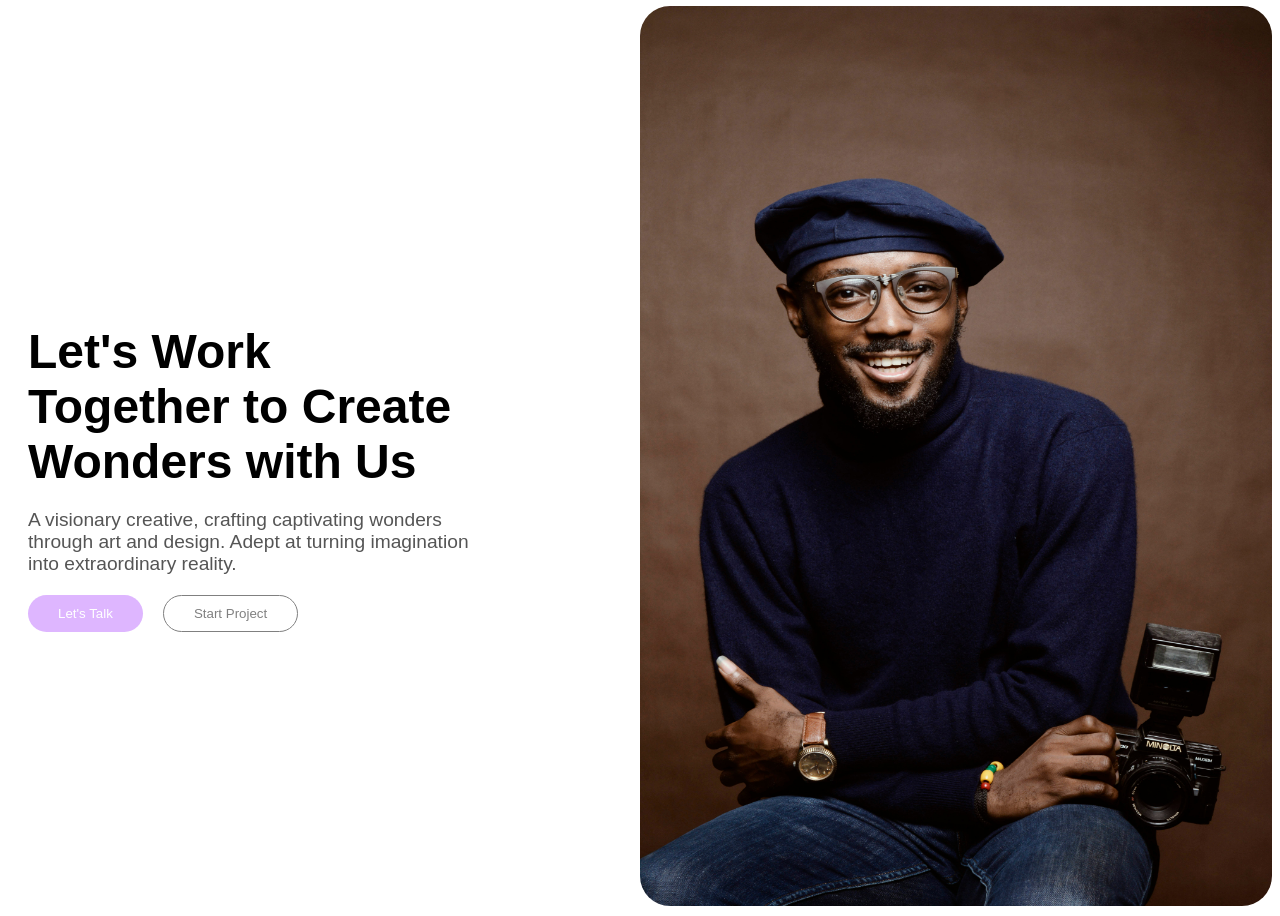
<file: 001_csc_it_guru/index.html>
<!DOCTYPE html>
<html lang="en">
<head>
  <meta charset="UTF-8">
  <meta name="viewport" content="width=device-width, initial-scale=1.0">
  <link rel="stylesheet" href="style.css">
  <title>Hero Section</title>
</head> 
<body>
  <section class="hero">
    <div class="hero-left">
      <h1>Let's Work <br> Together to Create <br> Wonders with Us </h1>

      <p>A visionary creative, crafting captivating wonders <br> through art and design. Adept at turning imagination <br> into extraordinary reality.</p>

      <div class="cta-buttons">
        <button class="primary-button">Let's Talk</button>
        <button class="outline-button">Start Project</button>
      </div>
    </div>
    
    <div class="hero-right">
      <img src="hero-image.jpg" alt="Hero image">
    </div>
  </section>
</body>
</html>
</file>
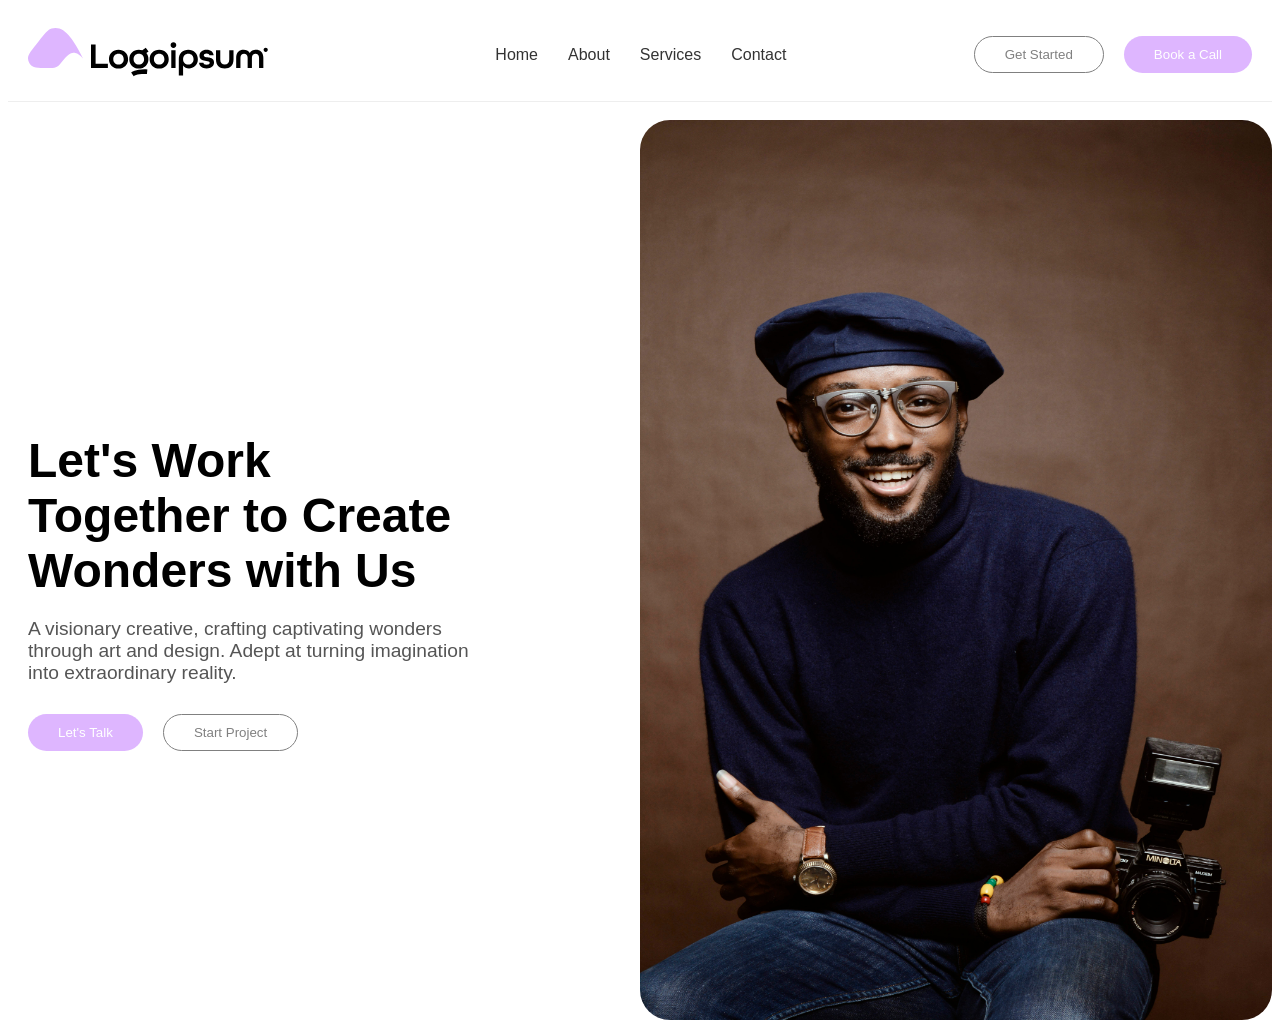
<file: 002_csc_it_guru/index.html>
<!DOCTYPE html>
<html lang="en">
<head>
  <meta charset="UTF-8">
  <meta name="viewport" content="width=device-width, initial-scale=1.0">
  <link rel="stylesheet" href="style.css">
  <title>Hero Section</title>
</head> 
<body>
  <nav>
    <!-- logo -->
     <div class="nav-logo">
      <img src="images/logo.svg" alt="Logo">
     </div>

     <!-- nav links -->
      <ul class="nav-links">
        <li><a href="/">Home</a></li>
        <li><a href="#about">About</a></li>
        <li><a href="#services">Services</a></li>
        <li><a href="#contact">Contact</a></li>
      </ul>

      <!-- CTA buttons -->
       <div class="cta-buttons">
         <button class="outline-button">Get Started</button>
        <button class="primary-button">Book a Call</button>
      </div>
  </nav>

  <section class="hero">
    <div class="hero-left">
      <h1>Let's Work <br> Together to Create <br> Wonders with Us </h1>

      <p>A visionary creative, crafting captivating wonders <br> through art and design. Adept at turning imagination <br> into extraordinary reality.</p>

      <div class="cta-buttons">
        <button class="primary-button">Let's Talk</button>
        <button class="outline-button">Start Project</button>
      </div>
    </div>
    
    <div class="hero-right">
      <img src="images/hero-image.jpg" alt="Hero image">
    </div>
  </section>

  <section class="about">
    
  </section>
</body>
</html>
</file>
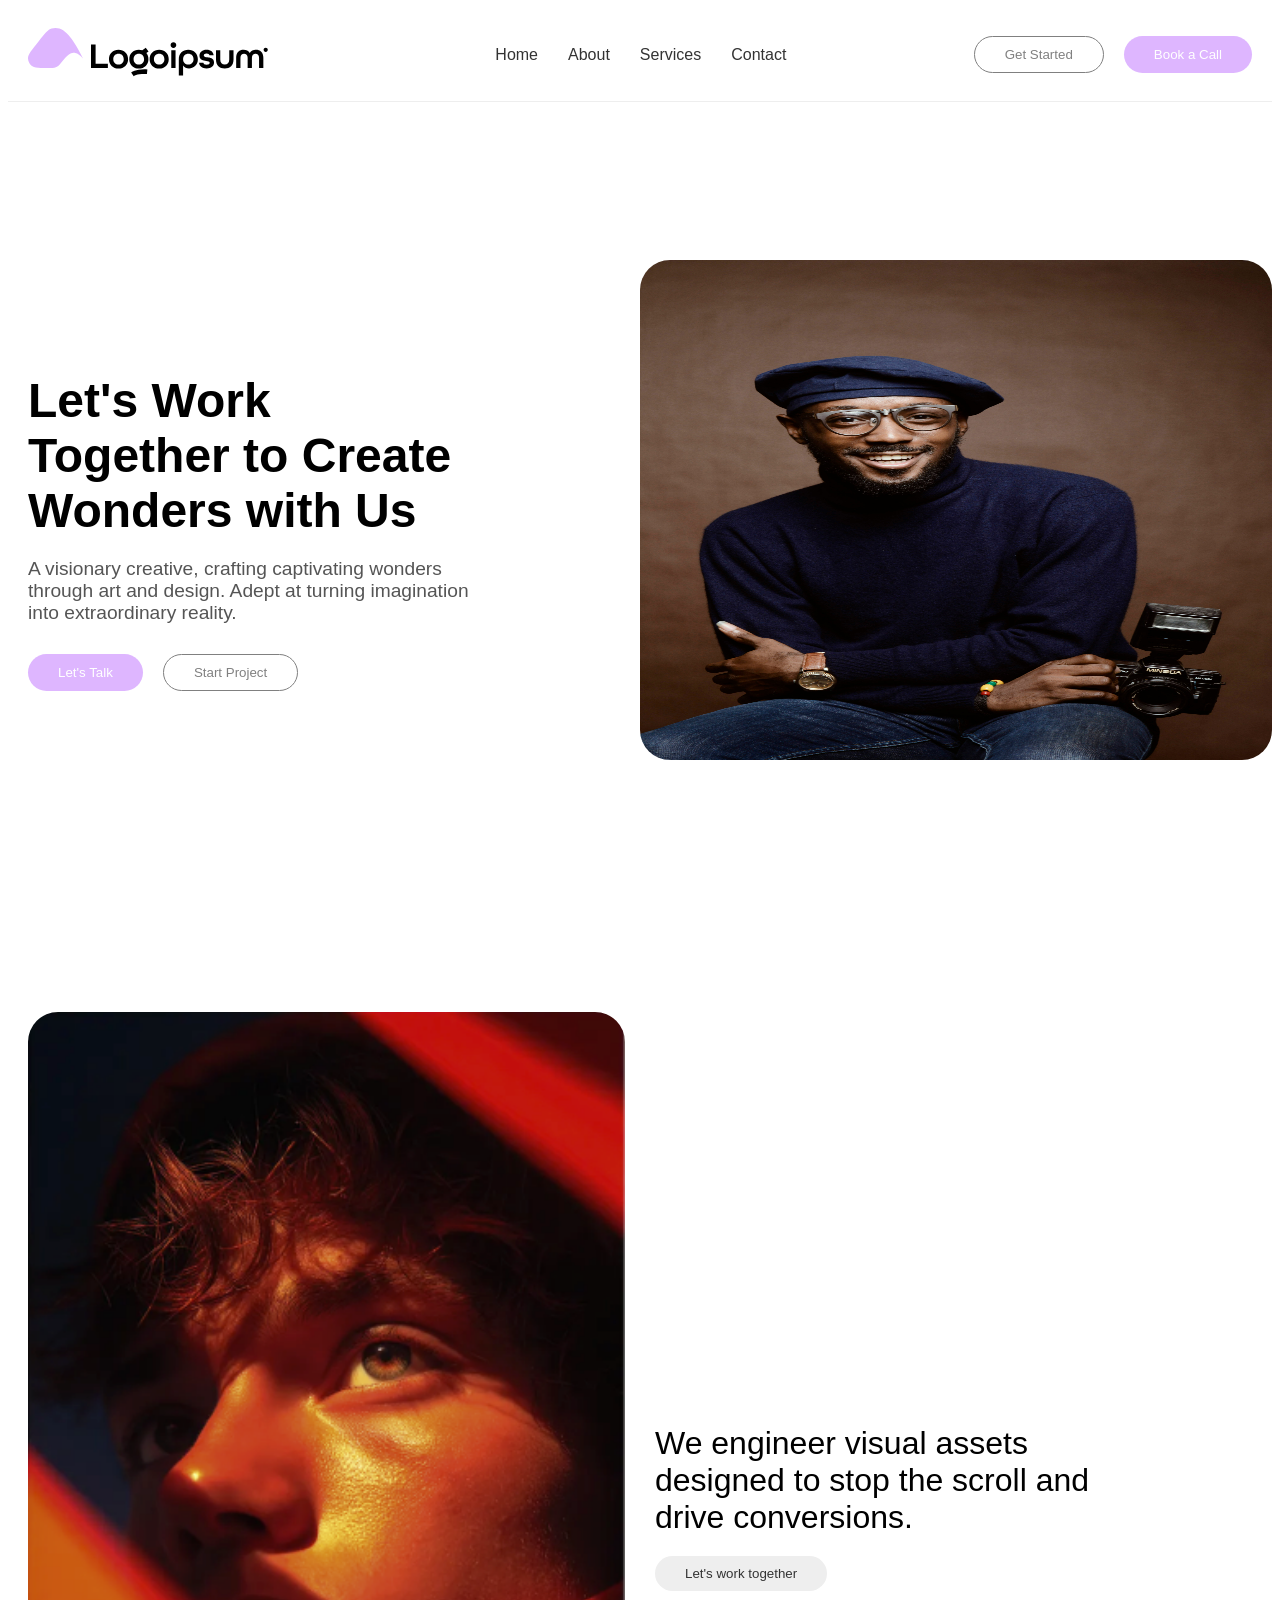
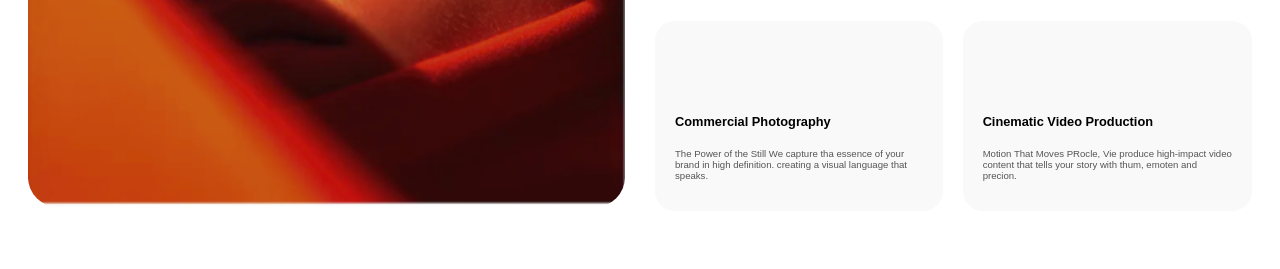
<file: 003_csc_it_guru/index.html>
<!DOCTYPE html>
<html lang="en">
<head>
  <meta charset="UTF-8">
  <meta name="viewport" content="width=device-width, initial-scale=1.0">
  <link rel="stylesheet" href="style.css">
  <title>Hero Section</title>
</head> 
<body>
  <nav>
    <!-- logo -->
     <div class="nav-logo">
      <img src="images/logo.svg" alt="Logo">
     </div>

     <!-- nav links -->
      <ul class="nav-links">
        <li><a href="/">Home</a></li>
        <li><a href="#about">About</a></li>
        <li><a href="#services">Services</a></li>
        <li><a href="#contact">Contact</a></li>
      </ul>

      <!-- CTA buttons -->
       <div class="cta-buttons">
         <button class="outline-button">Get Started</button>
        <button class="primary-button">Book a Call</button>
      </div>
  </nav>

  <section class="hero">
    <div class="hero-left">
      <h1>Let's Work <br> Together to Create <br> Wonders with Us </h1>

      <p>A visionary creative, crafting captivating wonders <br> through art and design. Adept at turning imagination <br> into extraordinary reality.</p>

      <div class="cta-buttons">
        <button class="primary-button">Let's Talk</button>
        <button class="outline-button">Start Project</button>
      </div>
    </div>
    
    <div class="hero-right">
      <img src="images/hero-image.jpg" alt="Hero image">
    </div>
  </section>

  <section id="about" class="about">
    <div class="about-left">
      <img src="images/about-image.png" alt="about image">
    </div>

    <div class="about-right">
      <h3>We engineer visual assets designed to stop the scroll and drive conversions.</h3>
      <button class="secondary-button">Let's work together</button>

      <div class="about-card">
        <div class="about-card-item">
          <h4>Commercial Photography</h4>
          <p>The Power of the Still We capture tha essence of your brand in high definition. creating a visual language that speaks.</p>
        </div>
  
        <div class="about-card-item">
          <h4>Cinematic Video Production</h4>
          <p>Motion That Moves PRocle, Vie produce high-impact video content that tells your story with thum, emoten and precion.</p>
        </div>
      </div>
    </div>
  </section>
</body>
</html>
</file>
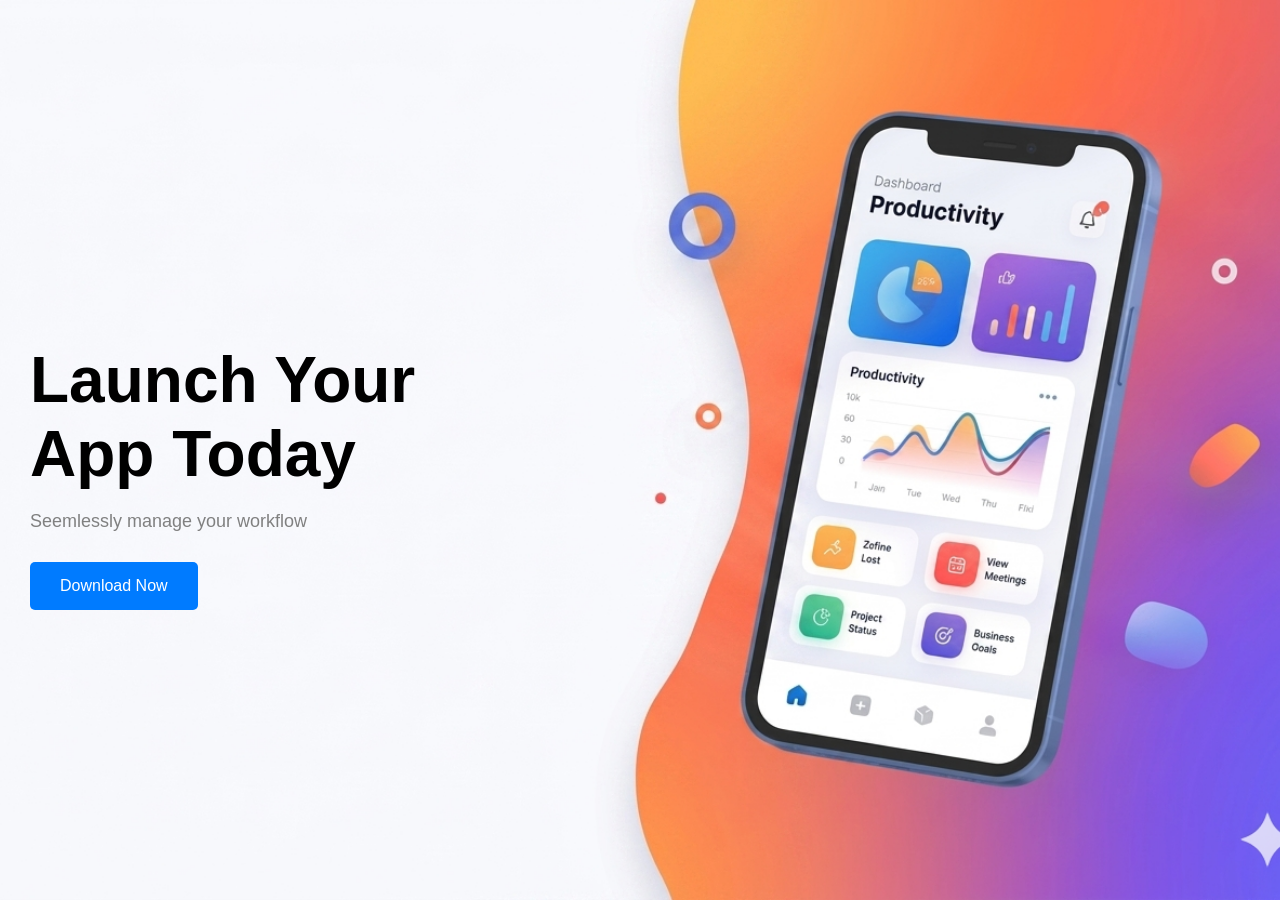
<file: 003_class_work/group1.html>
<!DOCTYPE html>
<html lang="en">
<head>
    <meta charset="UTF-8">
    <meta name="viewport" content="width=device-width, initial-scale=1.0">
    <title>Class work</title>
</head>
<style>
    body {
        font-family: Arial, sans-serif;
        margin: 0;
        padding: 0;
    }

    .hero {
        display: flex;
        align-items: center;
        justify-content: space-between;
        background-color: #f5f5f5;
        height: 100vh;
        background: url('images/hero-image.png');
        background-size: cover;
        background-position: center;
    }

    .hero-left {
        max-width: 40%;
        padding: 30px;
    }

    .hero-left h1 {
        font-size: 4rem;
        margin-bottom: 20px;
    }

    .hero-left p {
        font-size: 18px;
        margin-bottom: 30px;
        color: gray;
    }

    .hero-left button {
        padding: 15px 30px;
        font-size: 16px;
        background-color: #007BFF;
        color: white;
        border: none;
        border-radius: 5px;
        cursor: pointer;
    }

    .hero-right img {
        max-width: 100%;
        height: auto;
    }
</style>
<body>
    <section class="hero">
        <div class="hero-left">
            <h1>Launch Your <br>App Today</h1>
    <p>Seemlessly manage your workflow</p>
    <button>Download Now</button>
        </div>

        <!-- <div class="hero-right">
            <img src="hero-image.png" alt="hero image">
        </div> -->
    </section>
</body>
</html>
</file>
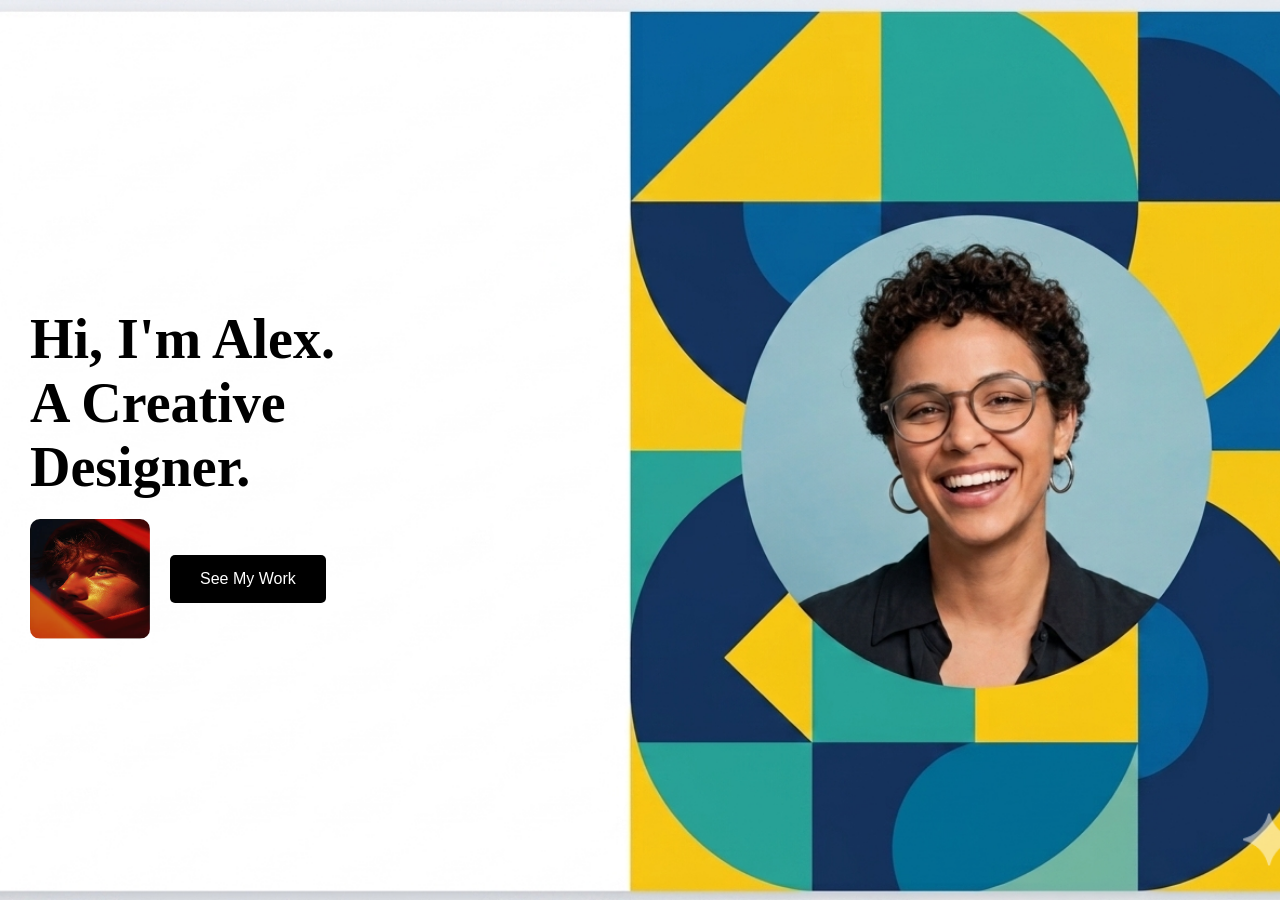
<file: 003_class_work/group2.html>
<!DOCTYPE html>
<html lang="en">

<head>
    <meta charset="UTF-8">
    <meta name="viewport" content="width=device-width, initial-scale=1.0">
    <title>Class work</title>
</head>
<style>
    body {
        font-family: Arial, sans-serif;
        margin: 0;
        padding: 0;
    }

    .hero {
        display: flex;
        align-items: center;
        justify-content: space-between;
        background-color: #f5f5f5;
        height: 100vh;
        background: url('images/hero-image-g2.png');
        background-size: cover;
        background-position: center;
    }

    .hero-left {
        max-width: 40%;
        padding: 30px;
    }

    .hero-left h1 {
        font-size: 3.5rem;
        margin-bottom: 20px;
        font-family:Georgia, 'Times New Roman', Times, serif
    }

    .hero-left p {
        font-size: 18px;
        margin-bottom: 30px;
        color: gray;
    }

    .hero-left button {
        padding: 15px 30px;
        font-size: 16px;
        background-color: black;
        color: white;
        border: none;
        border-radius: 5px;
        cursor: pointer;
    }

    .hero-right img {
        max-width: 100%;
        height: auto;
    }

    .profile {
        display: flex;
        align-items: center;
        gap: 20px;
    }

    .profile img {
        width: 120px;
        height: 120px;
        border-radius: 10px;
    }
</style>

<body>
    <section class="hero">
        <div class="hero-left">
            <h1>Hi, I'm Alex. <br>
                A Creative <br> Designer.</h1>
            <div class="profile">
                <img src="images/dp-image-g2.png" alt="alex image">
                <button>See My Work</button>
            </div>
        </div>
    </section>
</body>

</html>
</file>
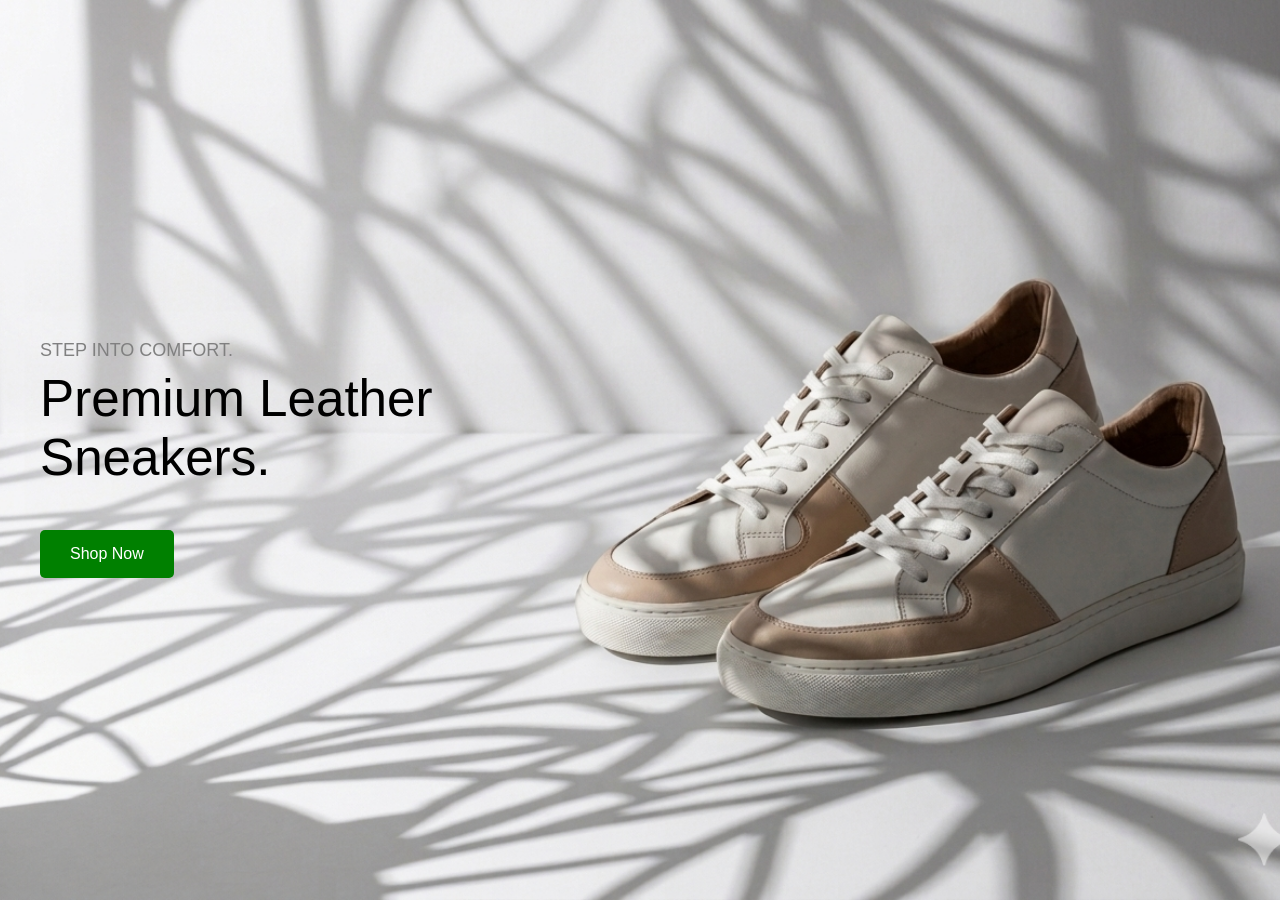
<file: 003_class_work/group3.html>
<!DOCTYPE html>
<html lang="en">

<head>
    <meta charset="UTF-8">
    <meta name="viewport" content="width=device-width, initial-scale=1.0">
    <title>Class work</title>
</head>
<style>
    body {
        font-family: Arial, sans-serif;
        margin: 0;
        padding: 0;
    }

    .hero {
        display: flex;
        align-items: center;
        justify-content: space-between;
        background-color: #f5f5f5;
        height: 100vh;
        background: url('images/hero-image-g3.png');
        background-size: cover;
        background-position: center;
    }

    .hero-left {
        max-width: 40%;
        padding: 40px;
    }

    .hero-left h1 {
        font-size: 3.2rem;
        font-weight: 500;
        margin-top: -10px;
    }

    .hero-left p {
        font-size: 18px;
        color: gray;
    }

    .hero-left button {
        padding: 15px 30px;
        font-size: 16px;
        background-color: green;
        color: white;
        border: none;
        border-radius: 5px;
        cursor: pointer;
    }

    .hero-right img {
        max-width: 100%;
        height: auto;
    }

    .profile {
        display: flex;
        align-items: center;
        gap: 20px;
    }

    .profile img {
        width: 120px;
        height: 120px;
        border-radius: 10px;
    }
</style>

<body>
    <section class="hero">
        <div class="hero-left">
            <p>STEP INTO COMFORT.</p>
            <h1>Premium Leather
                Sneakers.</h1>
            <button>Shop Now</button>
        </div>
    </section>
</body>

</html>
</file>
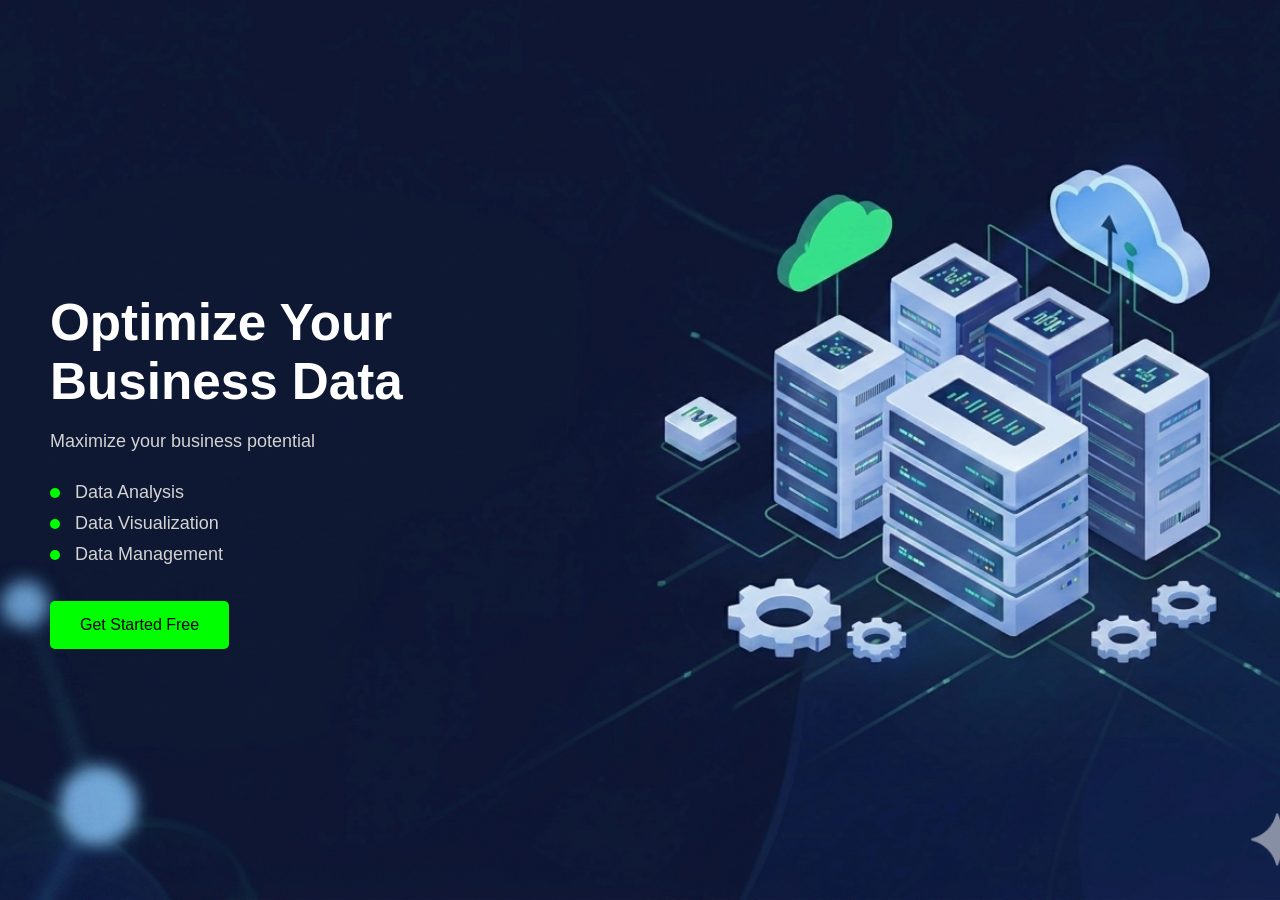
<file: 003_class_work/group4.html>
<!DOCTYPE html>
<html lang="en">

<head>
    <meta charset="UTF-8">
    <meta name="viewport" content="width=device-width, initial-scale=1.0">
    <title>Class work</title>
</head>
<style>
    body {
        font-family: Arial, sans-serif;
        margin: 0;
        padding: 0;
    }

    .hero {
        display: flex;
        align-items: center;
        justify-content: space-between;
        background-color: black;
        height: 100vh;
        background: url('images/hero-image-g4.png');
        background-size: cover;
        background-position: center;
    }

    .hero-left {
        max-width: 40%;
        padding: 50px;
        color: white;
    }

    .hero-left h1 {
        font-size: 3.2rem;
        margin-bottom: 20px;
    }

    .hero-left p {
        font-size: 18px;
        margin-bottom: 30px;
        color: lightgray;
    }

    .hero-left button {
        padding: 15px 30px;
        font-size: 16px;
        background-color: lime;
        color: white;
        border: none;
        border-radius: 5px;
        cursor: pointer;
        color: black;
        margin-top: 20px;
    }

    .hero-right img {
        max-width: 100%;
        height: auto;
    }

    .dot {
        height: 10px;
        width: 10px;
        background-color: lime;
        border-radius: 50%;
        display: inline-block;
        margin-right: 10px;
    }

    ul {
        list-style-type: none;
        padding: 0;
    }

    ul li {
        margin-bottom: 10px;
        font-size: 18px;
        color: lightgrey;
    }
</style>

<body>
    <section class="hero">
        <div class="hero-left">
            <h1>Optimize Your <br> Business Data</h1>
            <p>Maximize your business potential</p>
            
            <ul>
                <li><div class="dot"></div> Data Analysis</li>
                <li><div class="dot"></div> Data Visualization</li>
                <li><div class="dot"></div> Data Management</li>
            </ul>

            <button>Get Started Free</button>
        </div>
    </section>
</body>

</html>
</file>
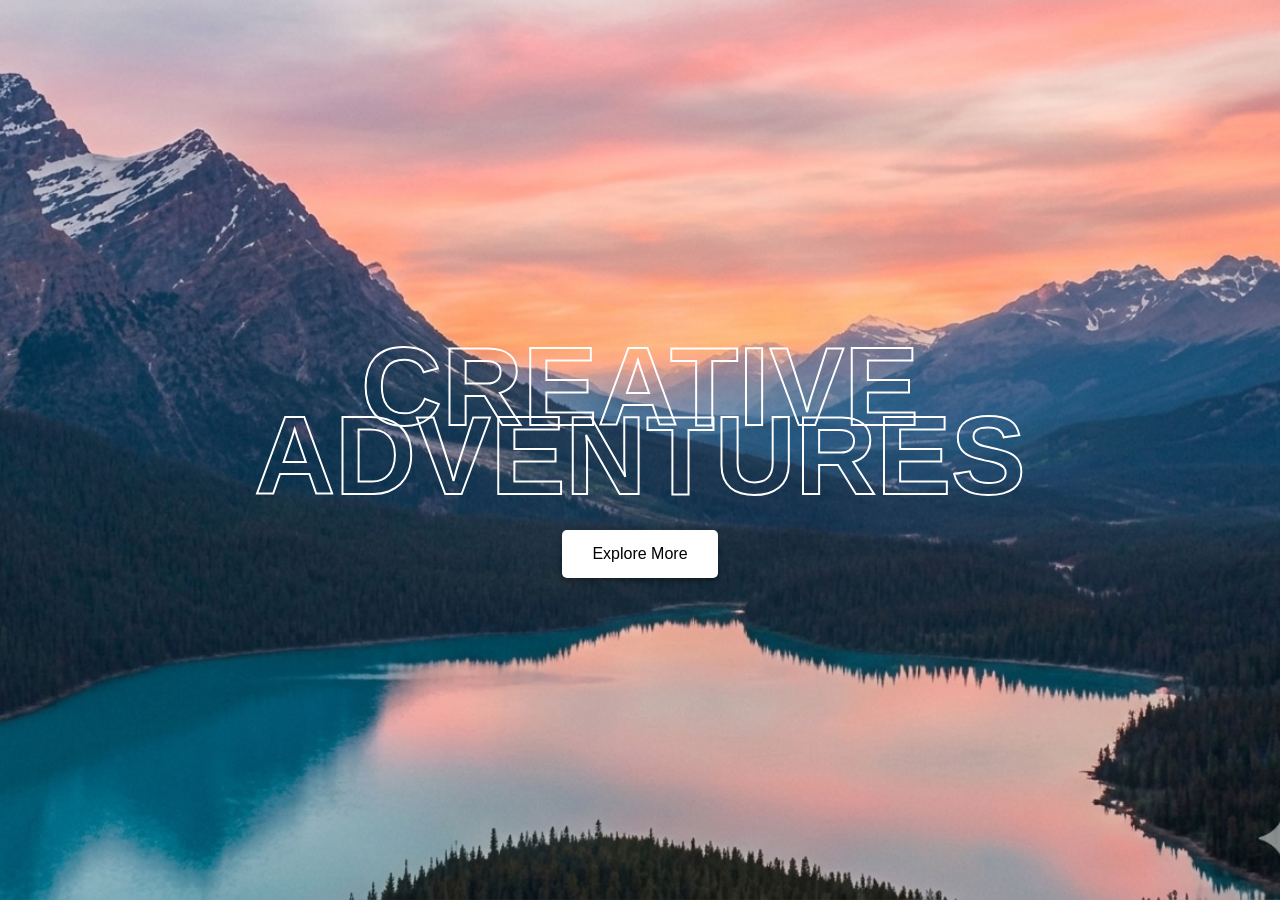
<file: 003_class_work/group5.html>
<!DOCTYPE html>
<html lang="en">

<head>
    <meta charset="UTF-8">
    <meta name="viewport" content="width=device-width, initial-scale=1.0">
    <title>Class work</title>
</head>
<style>
    body {
        font-family: Arial, sans-serif;
        margin: 0;
        padding: 0;
    }

    .hero {
        display: flex;
        align-items: center;
        justify-content: center;
        background-color: #f5f5f5;
        height: 100vh;
        background: url('images/hero-image-g5.png');
        background-size: cover;
        background-position: center;
        text-align: center;
    }

    .hero-left {
        width: 100%;
        padding: 30px;
        color: white;
    }

    .hero-left h1 {
        font-size: 7rem;
        margin-bottom: 20px;
        font-family: 'Arial Black', sans-serif;
        margin: 0;
        margin-bottom: -60px;

        /* Make fill transparent */
        color: transparent;

        /* Add white outline */
        -webkit-text-stroke: 2px white;
    }

    .hero-left p {
        font-size: 18px;
        margin-bottom: 30px;
        color: gray;
    }

    .hero-left button {
        padding: 15px 30px;
        font-size: 16px;
        background-color: white;
        color: black;
        border: none;
        border-radius: 5px;
        cursor: pointer;
        box-shadow: 0 4px 6px rgba(0, 0, 0, 0.3);
        margin-top: 70px;
    }

    .hero-right img {
        max-width: 100%;
        height: auto;
    }

    .profile {
        display: flex;
        align-items: center;
        gap: 20px;
    }

    .profile img {
        width: 120px;
        height: 120px;
        border-radius: 10px;
    }
</style>

<body>
    <section class="hero">
        <div class="hero-left">
            <h1>CREATIVE</h1>
            <h1>ADVENTURES</h1>

            <button>Explore More</button>
        </div>
    </section>
</body>

</html>
</file>
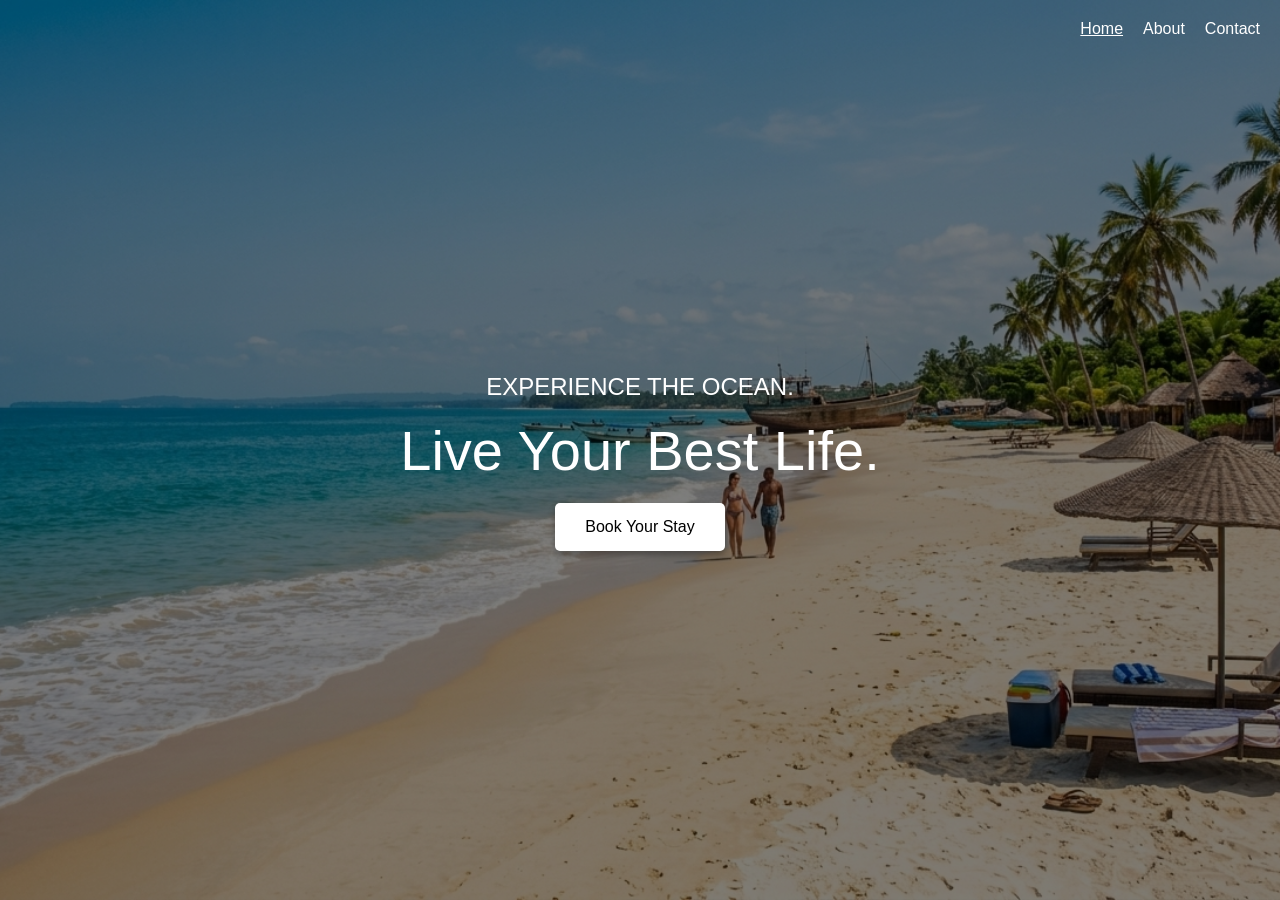
<file: 003_class_work/group6.html>
<!DOCTYPE html>
<html lang="en">

<head>
    <meta charset="UTF-8">
    <meta name="viewport" content="width=device-width, initial-scale=1.0">
    <title>Class work</title>
</head>
<style>
    body {
        font-family: Arial, sans-serif;
        margin: 0;
        padding: 0;
    }

    .overlay {
        position: absolute;
        top: 0;
        left: 0;
        width: 100%;
        height: 100%;
        background-color: rgba(0, 0, 0, 0.5);
        z-index: 0;
    }

    nav {
        background-color: transparent;
        padding: 10px 20px;
        position: absolute;
        right: 0;
        padding: 20px;
        z-index: 1;
    }

    nav ul {
        list-style: none;
        display: flex;
        gap: 20px;
        margin: 0;
        padding: 0;
    }

    nav ul li a {
        color: white;
        text-decoration: none;
        font-size: 16px;
        font-weight: 500;
    }

    .hero {
        display: flex;
        align-items: center;
        justify-content: center;
        background-color: #f5f5f5;
        height: 100vh;
        background: url('images/hero-image-g6.png');
        background-size: cover;
        background-position: center;
        text-align: center;
    }

    .hero-left {
        max-width: 100%;
        padding: 30px;
        position: relative;
        z-index: 1;
    }

    .hero-left h1 {
        font-size: 3.5rem;
        color: white;
        margin-bottom: 20px;
        font-weight: 500;
    }

    .hero-left h3 {
        font-size: 1.5rem;
        margin-bottom: -30px;
        color: white;
        font-weight: 500;
    }

    .hero-left button {
        padding: 15px 30px;
        font-size: 16px;
        background-color: white;
        color: black;
        border: none;
        border-radius: 5px;
        cursor: pointer;
        box-shadow: 0 4px 6px rgba(0, 0, 0, 0.3);
    }

    .hero-right img {
        max-width: 100%;
        height: auto;
    }

    .profile {
        display: flex;
        align-items: center;
        gap: 20px;
    }

    .profile img {
        width: 120px;
        height: 120px;
        border-radius: 10px;
    }
</style>

<body>
    <nav>
        <ul>
            <li><a style="text-decoration: underline;" href="#home">Home</a></li>
            <li><a href="#about">About</a></li>
            <li><a href="#contact">Contact</a></li>
        </ul>
    </nav>
    <section class="hero">
        <div class="overlay"></div>
        <div class="hero-left">
            <h3>EXPERIENCE THE OCEAN.</h3>
            <h1>Live Your Best Life.</h1>
            <button>Book Your Stay</button>
        </div>
    </section>
</body>

</html>
</file>
<file: 001_csc_it_guru/style.css>
body {
  background-color: white;
  font-family:'Segoe UI', Tahoma, Geneva, Verdana, sans-serif;
}

.hero {
  display: flex;
  justify-content:space-between;
  align-items: center;
  height: 100vh;
}

.hero-left {
  height: auto;
  padding: 20px;
}

.hero-right {
  height: auto;
  width: 50%;
}

.hero-right img {
  width: 100%;
 height: 100vh;
  border-radius: 30px;
}

.cta-buttons {
  display: flex;
  gap: 20px;
  margin-top: 20px;
}

.primary-button {
  border: none;
  padding: 10px 30px;
  background-color: #deb6ff;
  border-radius: 50px;
  color: white;
}

.cta-buttons .primary-button:hover {
  background-color: #cfa0e8;
}

.outline-button {
  border: 1px solid gray;
  padding: 10px 30px;
  background-color: transparent;
  border-radius: 50px;
  color: grey;
}

.outline-button:hover {
  background-color: #f0f0f0;
}


.hero-left h1 {
  font-size: 3em;
  margin-bottom: 20px;
}

.hero-left p {
  font-size: 1.2em;
  color: #555;
}
</file>
<file: 002_csc_it_guru/style.css>
body {
  background-color: white;
  font-family:'Segoe UI', Tahoma, Geneva, Verdana, sans-serif;
}

nav {
  display: flex;
  justify-content: space-between;
  align-items: center;
  padding: 20px;
  border-bottom: 1px solid #eee;
}

ul {
  list-style: none;
  display: flex;
  gap: 30px;
}

ul li a {
  text-decoration: none;
  color: #333;
  font-weight: 500;
}

.hero {
  display: flex;
  justify-content:space-between;
  align-items: center;
  height: 100vh;
  padding-top: 20px;
}

.hero-left {
  height: auto;
  padding: 20px;
}

.hero-left p {
  margin-bottom: 30px;
}

.hero-right {
  height: auto;
  width: 50%;
}

.hero-right img {
  width: 100%;
 height: 100vh;
  border-radius: 30px;
}

.cta-buttons {
  display: flex;
  gap: 20px;
}

.primary-button {
  border: none;
  padding: 10px 30px;
  background-color: #deb6ff;
  border-radius: 50px;
  color: white;
}

.cta-buttons .primary-button:hover {
  background-color: #cfa0e8;
}

.outline-button {
  border: 1px solid gray;
  padding: 10px 30px;
  background-color: transparent;
  border-radius: 50px;
  color: grey;
}

.outline-button:hover {
  background-color: #f0f0f0;
}


.hero-left h1 {
  font-size: 3em;
  margin-bottom: 20px;
}

.hero-left p {
  font-size: 1.2em;
  color: #555;
}
</file>
<file: 003_csc_it_guru/style.css>
body {
  background-color: white;
  font-family:'Segoe UI', Tahoma, Geneva, Verdana, sans-serif;
}

nav {
  display: flex;
  justify-content: space-between;
  align-items: center;
  padding: 20px;
  border-bottom: 1px solid #eee;
}

ul {
  list-style: none;
  display: flex;
  gap: 30px;
}

ul li a {
  text-decoration: none;
  color: #333;
  font-weight: 500;
}

ul li a:hover {
  font-weight: 700;
}

.hero {
  display: flex;
  justify-content:space-between;
  align-items: center;
  height: 100vh;
  margin-top: -40px;
}

.hero-left {
  height: auto;
  padding: 20px;
}

.hero-left p {
  margin-bottom: 30px;
}

.hero-right {
  height: auto;
  width: 50%;
}

.hero-right img {
  width: 100%;
  /* height: 100vh; */

  /* width: 500px; */
  height: 500px;

  border-radius: 30px;
}

.cta-buttons {
  display: flex;
  gap: 20px;
}

.primary-button {
  border: none;
  padding: 10px 30px;
  background-color: #deb6ff;
  border-radius: 50px;
  color: white;
}

.cta-buttons .primary-button:hover {
  background-color: #cfa0e8;
  cursor: pointer;
}

.outline-button {
  border: 1px solid gray;
  padding: 10px 30px;
  background-color: transparent;
  border-radius: 50px;
  color: grey;
}

.outline-button:hover {
  background-color: #f0f0f0;
  cursor: pointer;
}


.hero-left h1 {
  font-size: 3em;
  margin-bottom: 20px;
}

.hero-left p {
  font-size: 1.2em;
  color: #555;
}

.about {
  display: flex;
  justify-content: space-between;
  align-items: end;
  padding: 50px 20px;
  gap: 30px;
}

.about-left, .about-right {
  width: 50%;
}

.about-left img {
  width: 100%;
  height: auto;
  border-radius: 30px;
}

.about-right h3 {
  font-size: 2em;
  max-width: 500px;
  margin-bottom: 20px;
  font-weight: 500;
}

.secondary-button {
  border: none;
  padding: 10px 30px;
  background-color: #eee;
  border-radius: 50px;
  color: #333;
}

.secondary-button:hover {
  background-color: #ddd;
  cursor: pointer;
}

.secondary-button:active {
  background-color: hsl(0, 1%, 69%)
}

.about-card {
  display: flex;
  gap: 20px;
  margin-top: 30px;
}

.about-card-item {
  background-color: #f9f9f9;
  padding: 20px;
  border-radius: 20px;
  display: flex;
  flex-direction: column;
  align-items: start;
  justify-content: end;
  width: auto;
  height: 150px;
}

.about-card-item h4 {
  font-size: 0.8em;
  margin-bottom: 10px;
  font-weight: 600;
}

.about-card-item p {
  font-size: 0.6em;
  color: #555;
}
</file>
